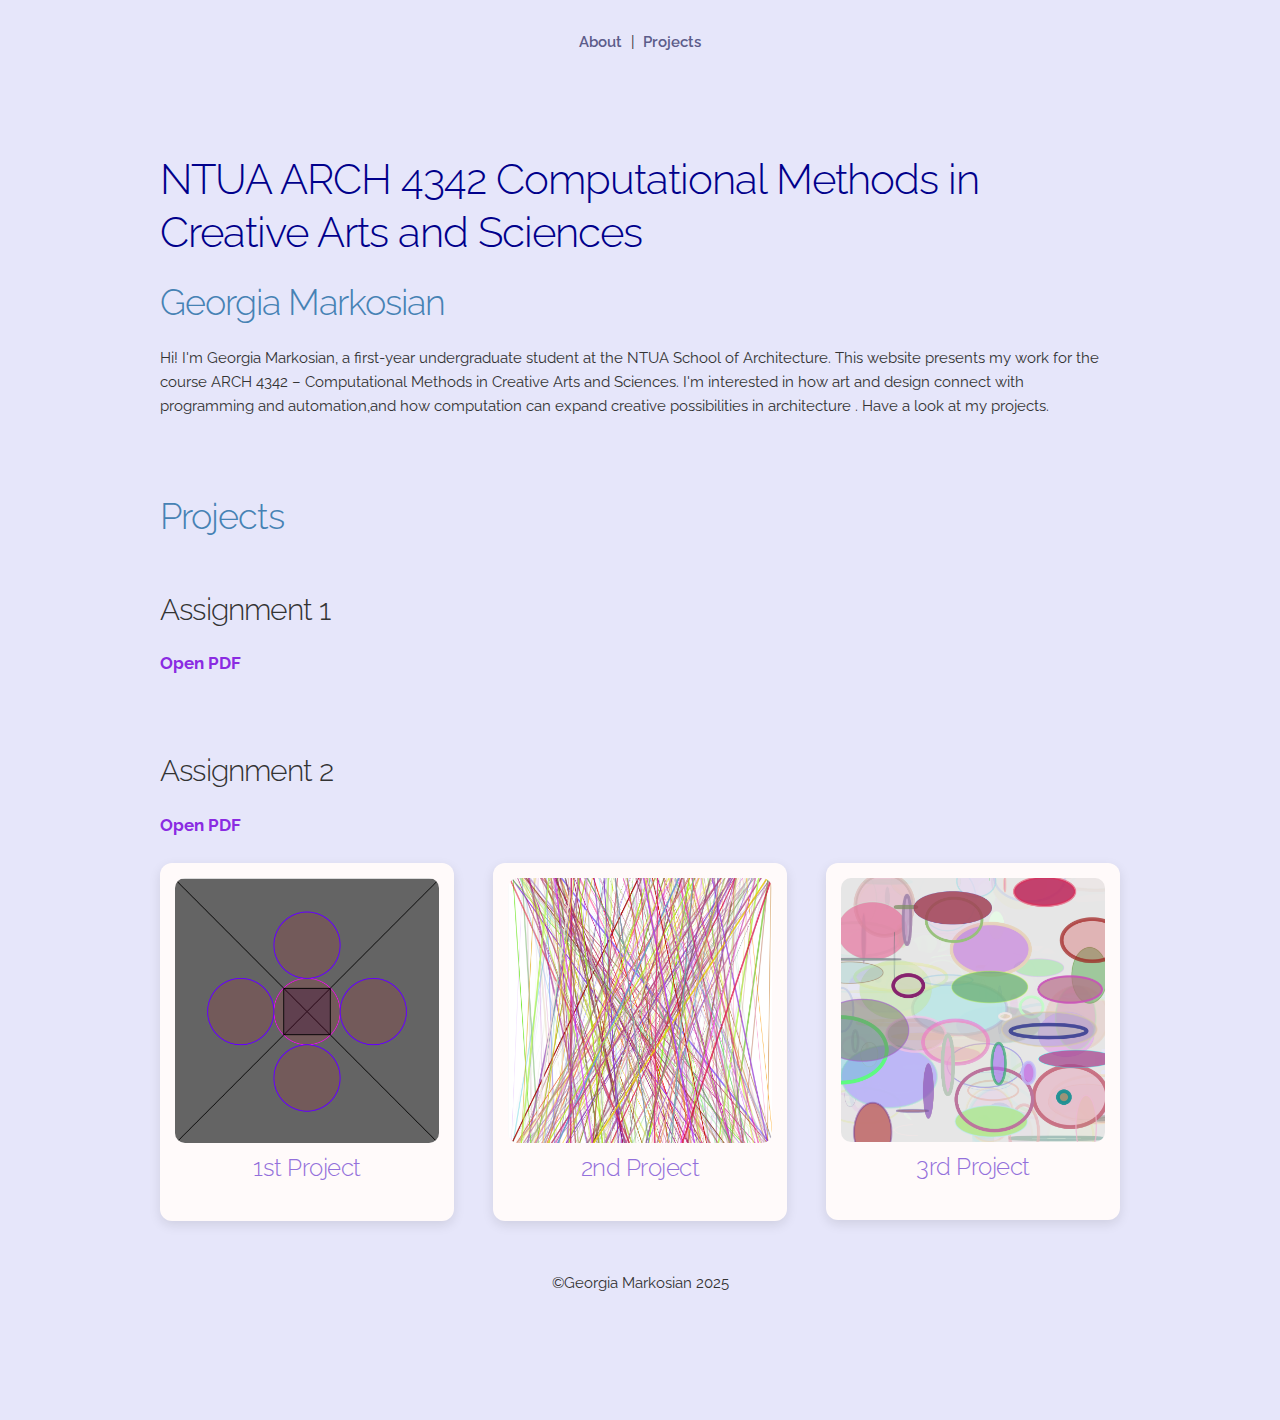
<file: index.html>
<!DOCTYPE html>
<html lang="en">
<head>

  <!-- Basic Page Needs–– -->
  <meta charset="utf-8"> 

  <title>Georgia Markosian</title>

  <!-- Mobile Specific Metas -->
  <meta name="viewport" content="width=device-width, initial-scale=1">

  <!-- FONT -->
  <link href="https://fonts.googleapis.com/css?family=Raleway:400,300,600" rel="stylesheet" type="text/css">

  <!-- CSS -->
  <link rel="stylesheet" href="css/normalize.css">
  <link rel="stylesheet" href="css/skeleton.css">
  <link rel="stylesheet" href="css/customize.css">

</head>
<body>
   <!-- Navbar -->
  <div class="container">
    <nav class="center" style="margin-top: 30px;">
      <a href="#info">About</a> |
      <a href="#projects">Projects</a>
    </nav>
  </div>

  <div id="info" class="container" >

    <div id="course_info" class="row one-top" >
      <h2>NTUA ARCH 4342 Computational Methods in Creative Arts and Sciences </h2>
    </div>

    <div id="student_info" class="row half-bottom" >
      <h3>Georgia Markosian</h3>
      <p>Hi! I'm Georgia Markosian, a first-year undergraduate student at the NTUA School of Architecture. This website presents my work for the course ARCH 4342 – Computational Methods in Creative Arts and Sciences. I'm interested in how art and design connect with programming and automation,and how computation can expand creative possibilities in architecture . Have a look at my projects. </p>
    </div>

  </div>

  <!-- Projects Section -->

  <div id="projects" class="container" >

    <h3 class="half-bottom">Projects</h3>


  <!-- Assignment 1 -->
  <div class="row half-bottom">
    <h4>Assignment 1</h4>
    <p>
      <a href="pdf/markosian_georgia_assigmnent_01.pdf" target="_blank" class="pdf-link">Open PDF</a>
    </p>
  </div>

  <!-- Assignment 2 -->
  <div class="row half-bottom">
    <h4>Assignment 2</h4>
    <p>
      <a href="pdf/markosian_georgia_assigmnent02_new.pdf" target="_blank" class="pdf-link">Open PDF</a>
    </p>

    <div class="row">
      <div class="four columns project-card">
        <a href="https://editor.p5js.org/GEORGIA_MARKOSIAN/sketches/1g5GdW1Th" target="_blank">
          <img src="images/1st project.png" alt="1st Project" class="scale-with-grid">
          <h5>1st Project</h5>
        </a>
      </div>
      <div class="four columns project-card">
        <a href="https://editor.p5js.org/GEORGIA_MARKOSIAN/sketches/OXuq-bRKL" target="_blank">
          <img src="images/2nd project.png" alt="2nd Project" class="scale-with-grid">
          <h5>2nd Project</h5>
        </a>
      </div>
      <div class="four columns project-card">
        <a href="https://editor.p5js.org/GEORGIA_MARKOSIAN/sketches/OXuq-bRKL" target="_blank">
          <img src="images/3rd project.png" alt="3rd Project" class="scale-with-grid">
          <h5>3rd Project</h5>
        </a>
      </div>
    </div>
  </div>
</div>


  

    <div class="row one-bottom center">
      <p>©Georgia Markosian 2025</p>
    </div>



  </div>


</body>
</html>
</file>
<file: css/skeleton.css>
/*
* Skeleton V2.0.4
* Copyright 2014, Dave Gamache
* www.getskeleton.com
* Free to use under the MIT license.
* http://www.opensource.org/licenses/mit-license.php
* 12/29/2014
*/


/* Table of contents
––––––––––––––––––––––––––––––––––––––––––––––––––
- Grid
- Base Styles
- Typography
- Links
- Buttons
- Forms
- Lists
- Code
- Tables
- Spacing
- Utilities
- Clearing
- Media Queries
*/


/* Grid
–––––––––––––––––––––––––––––––––––––––––––––––––– */
.container {
  position: relative;
  width: 100%;
  max-width: 960px;
  margin: 0 auto;
  padding: 0 20px;
  box-sizing: border-box; }
.column,
.columns {
  width: 100%;
  float: left;
  box-sizing: border-box; }

/* For devices larger than 400px */
@media (min-width: 400px) {
  .container {
    width: 85%;
    padding: 0; }
}

/* For devices larger than 550px */
@media (min-width: 550px) {
  .container {
    width: 80%; }
  .column,
  .columns {
    margin-left: 4%; }
  .column:first-child,
  .columns:first-child {
    margin-left: 0; }

  .one.column,
  .one.columns                    { width: 4.66666666667%; }
  .two.columns                    { width: 13.3333333333%; }
  .three.columns                  { width: 22%;            }
  .four.columns                   { width: 30.6666666667%; }
  .five.columns                   { width: 39.3333333333%; }
  .six.columns                    { width: 48%;            }
  .seven.columns                  { width: 56.6666666667%; }
  .eight.columns                  { width: 65.3333333333%; }
  .nine.columns                   { width: 74.0%;          }
  .ten.columns                    { width: 82.6666666667%; }
  .eleven.columns                 { width: 91.3333333333%; }
  .twelve.columns                 { width: 100%; margin-left: 0; }

  .one-third.column               { width: 30.6666666667%; }
  .two-thirds.column              { width: 65.3333333333%; }

  .one-half.column                { width: 48%; }

  /* Offsets */
  .offset-by-one.column,
  .offset-by-one.columns          { margin-left: 8.66666666667%; }
  .offset-by-two.column,
  .offset-by-two.columns          { margin-left: 17.3333333333%; }
  .offset-by-three.column,
  .offset-by-three.columns        { margin-left: 26%;            }
  .offset-by-four.column,
  .offset-by-four.columns         { margin-left: 34.6666666667%; }
  .offset-by-five.column,
  .offset-by-five.columns         { margin-left: 43.3333333333%; }
  .offset-by-six.column,
  .offset-by-six.columns          { margin-left: 52%;            }
  .offset-by-seven.column,
  .offset-by-seven.columns        { margin-left: 60.6666666667%; }
  .offset-by-eight.column,
  .offset-by-eight.columns        { margin-left: 69.3333333333%; }
  .offset-by-nine.column,
  .offset-by-nine.columns         { margin-left: 78.0%;          }
  .offset-by-ten.column,
  .offset-by-ten.columns          { margin-left: 86.6666666667%; }
  .offset-by-eleven.column,
  .offset-by-eleven.columns       { margin-left: 95.3333333333%; }

  .offset-by-one-third.column,
  .offset-by-one-third.columns    { margin-left: 34.6666666667%; }
  .offset-by-two-thirds.column,
  .offset-by-two-thirds.columns   { margin-left: 69.3333333333%; }

  .offset-by-one-half.column,
  .offset-by-one-half.columns     { margin-left: 52%; }

}


/* Base Styles
–––––––––––––––––––––––––––––––––––––––––––––––––– */
/* NOTE
html is set to 62.5% so that all the REM measurements throughout Skeleton
are based on 10px sizing. So basically 1.5rem = 15px :) */
html {
  font-size: 62.5%; }
body {
  font-size: 1.5em; /* currently ems cause chrome bug misinterpreting rems on body element */
  line-height: 1.6;
  font-weight: 400;
  font-family: "Raleway", "HelveticaNeue", "Helvetica Neue", Helvetica, Arial, sans-serif;
  color: #222; }


/* Typography
–––––––––––––––––––––––––––––––––––––––––––––––––– */
h1, h2, h3, h4, h5, h6 {
  margin-top: 0;
  margin-bottom: 2rem;
  font-weight: 300; }
h1 { font-size: 4.0rem; line-height: 1.2;  letter-spacing: -.1rem;}
h2 { font-size: 3.6rem; line-height: 1.25; letter-spacing: -.1rem; }
h3 { font-size: 3.0rem; line-height: 1.3;  letter-spacing: -.1rem; }
h4 { font-size: 2.4rem; line-height: 1.35; letter-spacing: -.08rem; }
h5 { font-size: 1.8rem; line-height: 1.5;  letter-spacing: -.05rem; }
h6 { font-size: 1.5rem; line-height: 1.6;  letter-spacing: 0; }

/* Larger than phablet */
@media (min-width: 550px) {
  h1 { font-size: 5.0rem; }
  h2 { font-size: 4.2rem; }
  h3 { font-size: 3.6rem; }
  h4 { font-size: 3.0rem; }
  h5 { font-size: 2.4rem; }
  h6 { font-size: 1.5rem; }
}

p {
  margin-top: 0; }


/* Links
–––––––––––––––––––––––––––––––––––––––––––––––––– */
a {
  color: #1EAEDB; }
a:hover {
  color: #0FA0CE; }


/* Buttons
–––––––––––––––––––––––––––––––––––––––––––––––––– */
.button,
button,
input[type="submit"],
input[type="reset"],
input[type="button"] {
  display: inline-block;
  height: 38px;
  padding: 0 30px;
  color: #555;
  text-align: center;
  font-size: 11px;
  font-weight: 600;
  line-height: 38px;
  letter-spacing: .1rem;
  text-transform: uppercase;
  text-decoration: none;
  white-space: nowrap;
  background-color: transparent;
  border-radius: 4px;
  border: 1px solid #bbb;
  cursor: pointer;
  box-sizing: border-box; }
.button:hover,
button:hover,
input[type="submit"]:hover,
input[type="reset"]:hover,
input[type="button"]:hover,
.button:focus,
button:focus,
input[type="submit"]:focus,
input[type="reset"]:focus,
input[type="button"]:focus {
  color: #333;
  border-color: #888;
  outline: 0; }
.button.button-primary,
button.button-primary,
input[type="submit"].button-primary,
input[type="reset"].button-primary,
input[type="button"].button-primary {
  color: #FFF;
  background-color: #33C3F0;
  border-color: #33C3F0; }
.button.button-primary:hover,
button.button-primary:hover,
input[type="submit"].button-primary:hover,
input[type="reset"].button-primary:hover,
input[type="button"].button-primary:hover,
.button.button-primary:focus,
button.button-primary:focus,
input[type="submit"].button-primary:focus,
input[type="reset"].button-primary:focus,
input[type="button"].button-primary:focus {
  color: #FFF;
  background-color: #1EAEDB;
  border-color: #1EAEDB; }


/* Forms
–––––––––––––––––––––––––––––––––––––––––––––––––– */
input[type="email"],
input[type="number"],
input[type="search"],
input[type="text"],
input[type="tel"],
input[type="url"],
input[type="password"],
textarea,
select {
  height: 38px;
  padding: 6px 10px; /* The 6px vertically centers text on FF, ignored by Webkit */
  background-color: #fff;
  border: 1px solid #D1D1D1;
  border-radius: 4px;
  box-shadow: none;
  box-sizing: border-box; }
/* Removes awkward default styles on some inputs for iOS */
input[type="email"],
input[type="number"],
input[type="search"],
input[type="text"],
input[type="tel"],
input[type="url"],
input[type="password"],
textarea {
  -webkit-appearance: none;
     -moz-appearance: none;
          appearance: none; }
textarea {
  min-height: 65px;
  padding-top: 6px;
  padding-bottom: 6px; }
input[type="email"]:focus,
input[type="number"]:focus,
input[type="search"]:focus,
input[type="text"]:focus,
input[type="tel"]:focus,
input[type="url"]:focus,
input[type="password"]:focus,
textarea:focus,
select:focus {
  border: 1px solid #33C3F0;
  outline: 0; }
label,
legend {
  display: block;
  margin-bottom: .5rem;
  font-weight: 600; }
fieldset {
  padding: 0;
  border-width: 0; }
input[type="checkbox"],
input[type="radio"] {
  display: inline; }
label > .label-body {
  display: inline-block;
  margin-left: .5rem;
  font-weight: normal; }


/* Lists
–––––––––––––––––––––––––––––––––––––––––––––––––– */
ul {
  list-style: circle inside; }
ol {
  list-style: decimal inside; }
ol, ul {
  padding-left: 0;
  margin-top: 0; }
ul ul,
ul ol,
ol ol,
ol ul {
  margin: 1.5rem 0 1.5rem 3rem;
  font-size: 90%; }
li {
  margin-bottom: 1rem; }


/* Code
–––––––––––––––––––––––––––––––––––––––––––––––––– */
code {
  padding: .2rem .5rem;
  margin: 0 .2rem;
  font-size: 90%;
  white-space: nowrap;
  background: #F1F1F1;
  border: 1px solid #E1E1E1;
  border-radius: 4px; }
pre > code {
  display: block;
  padding: 1rem 1.5rem;
  white-space: pre; }


/* Tables
–––––––––––––––––––––––––––––––––––––––––––––––––– */
th,
td {
  padding: 12px 15px;
  text-align: left;
  border-bottom: 1px solid #E1E1E1; }
th:first-child,
td:first-child {
  padding-left: 0; }
th:last-child,
td:last-child {
  padding-right: 0; }


/* Spacing
–––––––––––––––––––––––––––––––––––––––––––––––––– */
button,
.button {
  margin-bottom: 1rem; }
input,
textarea,
select,
fieldset {
  margin-bottom: 1.5rem; }
pre,
blockquote,
dl,
figure,
table,
p,
ul,
ol,
form {
  margin-bottom: 2.5rem; }


/* Utilities
–––––––––––––––––––––––––––––––––––––––––––––––––– */
.u-full-width {
  width: 100%;
  box-sizing: border-box; }
.u-max-full-width {
  max-width: 100%;
  box-sizing: border-box; }
.u-pull-right {
  float: right; }
.u-pull-left {
  float: left; }


/* Misc
–––––––––––––––––––––––––––––––––––––––––––––––––– */
hr {
  margin-top: 3rem;
  margin-bottom: 3.5rem;
  border-width: 0;
  border-top: 1px solid #E1E1E1; }


/* Clearing
–––––––––––––––––––––––––––––––––––––––––––––––––– */

/* Self Clearing Goodness */
.container:after,
.row:after,
.u-cf {
  content: "";
  display: table;
  clear: both; }


/* Media Queries
–––––––––––––––––––––––––––––––––––––––––––––––––– */
/*
Note: The best way to structure the use of media queries is to create the queries
near the relevant code. For example, if you wanted to change the styles for buttons
on small devices, paste the mobile query code up in the buttons section and style it
there.
*/


/* Larger than mobile */
@media (min-width: 400px) {}

/* Larger than phablet (also point when grid becomes active) */
@media (min-width: 550px) {}

/* Larger than tablet */
@media (min-width: 750px) {}

/* Larger than desktop */
@media (min-width: 1000px) {}

/* Larger than Desktop HD */
@media (min-width: 1200px) {}
</file>
<file: css/customize.css>
html {
  scroll-behavior: smooth;
}


img.scale-with-grid {
	width: 100%; /*override existing setting*/
}

img.full-height {
	height: 100%; /*override existing setting*/
}

body {
  background-color: #E6E6FA;
  color: #333;
  font-family: 'Raleway', sans-serif;
}

h3 {color : #4682B4}
 h2 {
  color: #00008B;
}
h5 {color: #9370DB}

a {
  text-decoration: none;
  color: inherit;
}

a:hover h5 {
  color: #3498db;
}

img.scale-with-grid {
  border-radius: 10px;
  transition: transform 0.3s ease;
}

img.scale-with-grid:hover {
  transform: scale(1.05);
}

/* Navbar */
nav a {
  color: #5c5c8a;
  margin: 0 5px;
  font-weight: 600;
}

nav a:hover {
  color: #9370DB;
}

/* Card style */
.project-card {
  background-color: #FFFAFA;
  padding: 15px;
  border-radius: 12px;
  box-shadow: 0 4px 12px rgba(0, 0, 0, 0.1);
  transition: transform 0.3s ease;
  text-align: center;
}

.project-card:hover {
  transform: translateY(-5px);
} 

a.pdf-link {
  color: #8A2BE2;
  font-weight: bold;
  font-size: 1.1em;
}

a.pdf-link:hover {
  color: #5F9EA0;
  text-decoration: underline;
}


/*MODIFICATIONS*/

.quarter-bottom-rel { margin-bottom: 4% !important; }
.quarter-bottom { margin-bottom: 25px !important; }
.half-bottom { margin-bottom: 50px !important; }
.one-bottom, .add-bottom { margin-bottom: 100px !important; }
.two-bottoms { margin-bottom: 200px !important; }
.one-top { margin-top: 100px !important; }
.two-tops { margin-top: 200px !important; }

.center{
	text-align: center; }

  @media screen and (max-width: 768px) {
  h2, h3, h5 {
    text-align: center;
  }

  .project-card {
    margin-bottom: 30px;
  }
}
</file>
